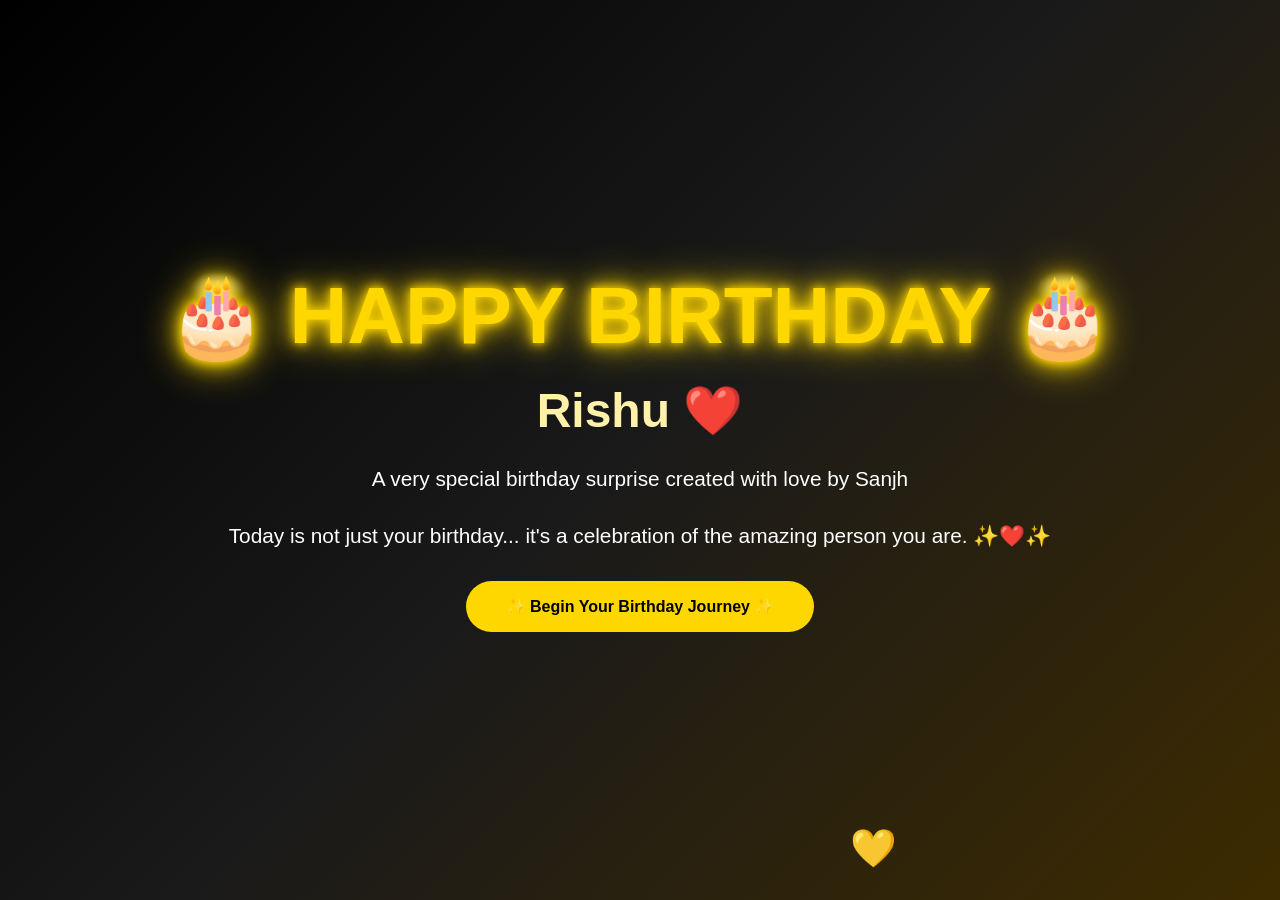
<file: index.html>
<!DOCTYPE html>
<html>
<head>
<title>Happy Birthday Rishu ❤️</title>
<link rel="stylesheet" href="style.css">
</head>

<body>

<div class="container">

<h1>🎂 HAPPY BIRTHDAY 🎂</h1>

<h2>Rishu ❤️</h2>

<p>
A very special birthday surprise created with love by Sanjh
</p>

<br>

<p>
Today is not just your birthday...
it's a celebration of the amazing person you are.
✨❤️✨
</p>

<a href="gallery.html" class="btn">
✨ Begin Your Birthday Journey ✨
</a>

</div>
<script src="script.js"></script>
</body>
</html>
</file>
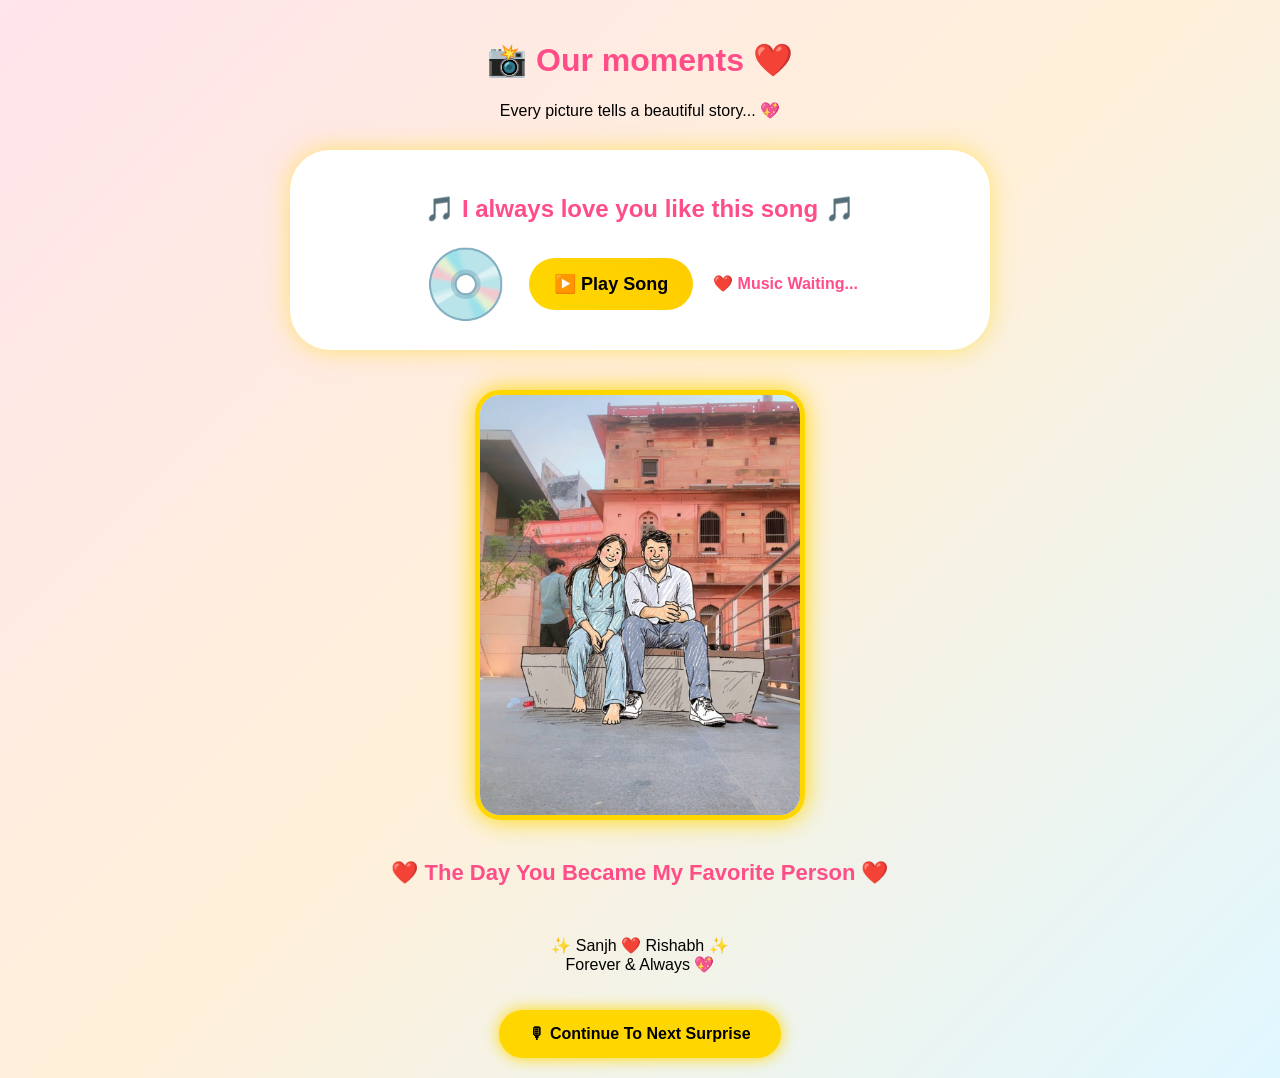
<file: gallery.html>
<!DOCTYPE html>
<html>
<head>
<title>📸 First trip Banaras ❤️</title>

<style>

body{
text-align:center;
background:linear-gradient(
135deg,
#ffe5ec,
#fff0d9,
#e0f7ff
);
font-family:Arial,sans-serif;
padding:20px;
margin:0;
}

h1{
color:#ff4d88;
}

.music-card{
width:90%;
max-width:650px;
margin:30px auto;
padding:25px;
background:white;
border-radius:40px;
box-shadow:0 0 25px rgba(255,215,0,.5);
}

.music-card h2{
color:#ff4d88;
}

.player{
display:flex;
justify-content:center;
align-items:center;
gap:20px;
flex-wrap:wrap;
}

.vinyl{
font-size:70px;
animation:spin 4s linear infinite;
animation-play-state:paused;
}

.vinyl.playing{
animation-play-state:running;
}

@keyframes spin{
from{transform:rotate(0deg);}
to{transform:rotate(360deg);}
}

.music-btn{
background:linear-gradient(45deg,gold,#ffcc00);
border:none;
padding:15px 25px;
border-radius:40px;
font-size:18px;
font-weight:bold;
cursor:pointer;
}

#musicStatus{
color:#ff4d88;
font-weight:bold;
}

.slideshow{
display:flex;
justify-content:center;
align-items:center;
margin:30px auto;
min-height:450px;
}

.slide{
display:none;
width:320px;
height:420px;
object-fit:cover;
border-radius:25px;
border:5px solid gold;
box-shadow:0 0 25px gold;
}

.caption{
margin-top:20px;
font-size:22px;
font-weight:bold;
color:#ff4d88;
min-height:60px;
}

.btn{
display:inline-block;
padding:15px 30px;
background:gold;
color:black;
text-decoration:none;
border-radius:30px;
font-weight:bold;
box-shadow:0 0 15px gold;
margin-top:20px;
}

@media(max-width:600px){

.slide{
width:260px;
height:340px;
}

.music-card{
width:95%;
}

}

</style>
</head>

<body>

<h1>📸 Our moments ❤️</h1>

<p>Every picture tells a beautiful story... 💖</p>

<div class="music-card">

<h2>🎵 I always love you like this song 🎵</h2>

<div class="player">

<div class="vinyl">💿</div>

<button class="music-btn" onclick="toggleMusic()">
▶️ Play Song
</button>

<p id="musicStatus">
❤️ Music Waiting...
</p>

</div>

<audio id="bgMusic">
<source src="song.ogg" type="audio/ogg">
</audio>

</div>

<div class="slideshow">

<img class="slide" src="photo1.jpg">
<img class="slide" src="photo3.jpg">
<img class="slide" src="photo4.jpg">

</div>

<div class="caption" id="caption">
❤️ The Day You Became My Favorite Person ❤️
</div>

<p>
✨ Sanjh ❤️ Rishabh ✨
<br>
Forever & Always 💖
</p>

<a href="voice.html" class="btn">
🎙 Continue To Next Surprise
</a>

<script>

let music = document.getElementById("bgMusic");
let vinyl = document.querySelector(".vinyl");

function toggleMusic(){

if(music.paused){

music.play();
vinyl.classList.add("playing");

document.querySelector(".music-btn").innerHTML =
"⏸ Pause Song";

document.getElementById("musicStatus").innerHTML =
"💖 Playing Love Song...";

}else{

music.pause();
vinyl.classList.remove("playing");

document.querySelector(".music-btn").innerHTML =
"▶️ Play Song";

document.getElementById("musicStatus").innerHTML =
"❤️ Music Paused";

}

}

let slides = document.querySelectorAll(".slide");

let captions = [

"❤️ The Day You Became My Favorite Person ❤️",
"🥰 Every Moment With You Is Special",
"💖 My Heart Smiles Because Of You",
"✨ Forever Starts With You ❤️"

];

let current = 0;

function showSlides(){

slides.forEach(slide=>{
slide.style.display="none";
});

slides[current].style.display="block";

document.getElementById("caption").innerHTML =
captions[current];

current++;

if(current >= slides.length){
current = 0;
}

}

showSlides();

setInterval(showSlides,4000);

</script>

</body>
</html>
</file>
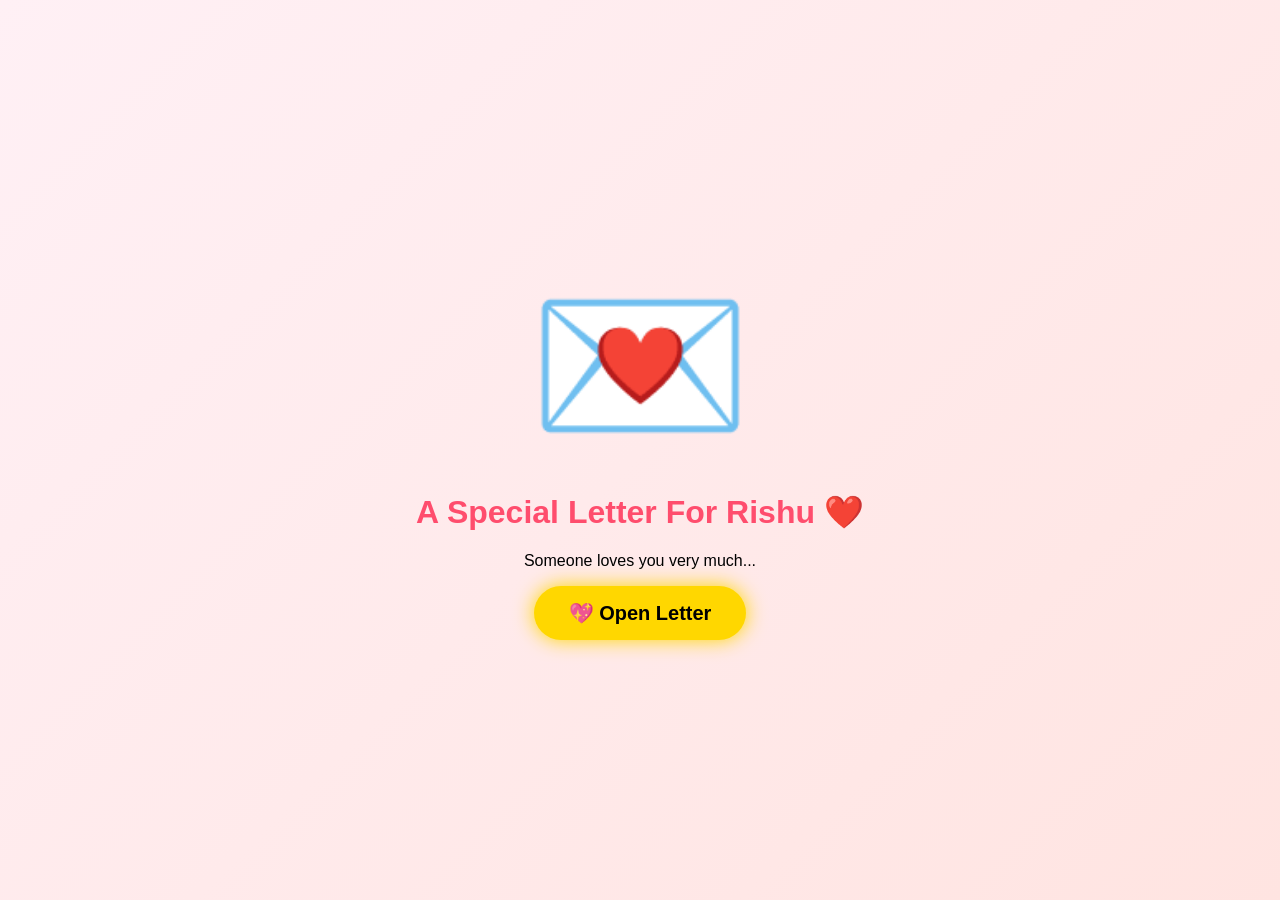
<file: letters.html>
<!DOCTYPE html>
<html>
<head>
<title>💌 Love Letter</title>

<style>

body{
margin:0;
padding:0;
font-family:Arial,sans-serif;
background:linear-gradient(135deg,#fff0f5,#ffe4e1);
display:flex;
justify-content:center;
align-items:center;
height:100vh;
text-align:center;
overflow:hidden;
}

.container{
width:90%;
max-width:700px;
}

.envelope{
font-size:180px;
cursor:pointer;
transition:0.5s;
animation:float 2s infinite ease-in-out;
}

.envelope:hover{
transform:scale(1.1);
}

@keyframes float{
0%{transform:translateY(0);}
50%{transform:translateY(-15px);}
100%{transform:translateY(0);}
}

.open-btn{
background:gold;
border:none;
padding:15px 35px;
font-size:20px;
border-radius:30px;
cursor:pointer;
font-weight:bold;
box-shadow:0 0 20px gold;
}

.letter{
display:none;
background:white;
padding:30px;
border-radius:25px;
box-shadow:0 0 30px pink;
animation:fadeIn 1s;
max-height:80vh;
overflow:auto;
}

@keyframes fadeIn{
from{
opacity:0;
transform:scale(.8);
}
to{
opacity:1;
transform:scale(1);
}
}

h1{
color:#ff4d6d;
}

.message{
font-size:22px;
line-height:1.8;
white-space:pre-line;
}

</style>
</head>

<body>

<div class="container">

<div id="cover">

<div class="envelope">💌</div>

<h1>A Special Letter For Rishu ❤️</h1>

<p>
Someone loves you very much...
</p>

<button class="open-btn" onclick="openLetter()">
💖 Open Letter
</button>

</div>

<div class="letter" id="letter">

<h1>💌 My Love Letter 💌</h1>

<div class="message">

My Love ❤️,

No matter where life takes us,

No matter how many birthdays come and go,

There is one thing that will never change...

I will always choose you.

Thank you for being my safe place,
my happiness,
my best friend,
and my favorite person.

You make ordinary moments feel magical.

I hope this birthday brings you as much happiness
as you bring into my life every day.

May all your dreams come true.

May your smile never fade.

May this year be your best year yet.

✨ Happy Birthday Jaan ✨

Forever Yours,

❤️ Sanjh ❤️

</div>

<br><br>

<br><br>

<button
style="
background:gold;
padding:15px 30px;
border:none;
border-radius:30px;
font-size:18px;
font-weight:bold;
cursor:pointer;
box-shadow:0 0 15px gold;
"
onclick="window.location.href='gallery.html';">
📸 Continue Our Love Story
</button>

</div>

</div>

<script>

function openLetter(){

document.getElementById("cover").style.display="none";

document.getElementById("letter").style.display="block";

}

</script>

</body>
</html>
</file>
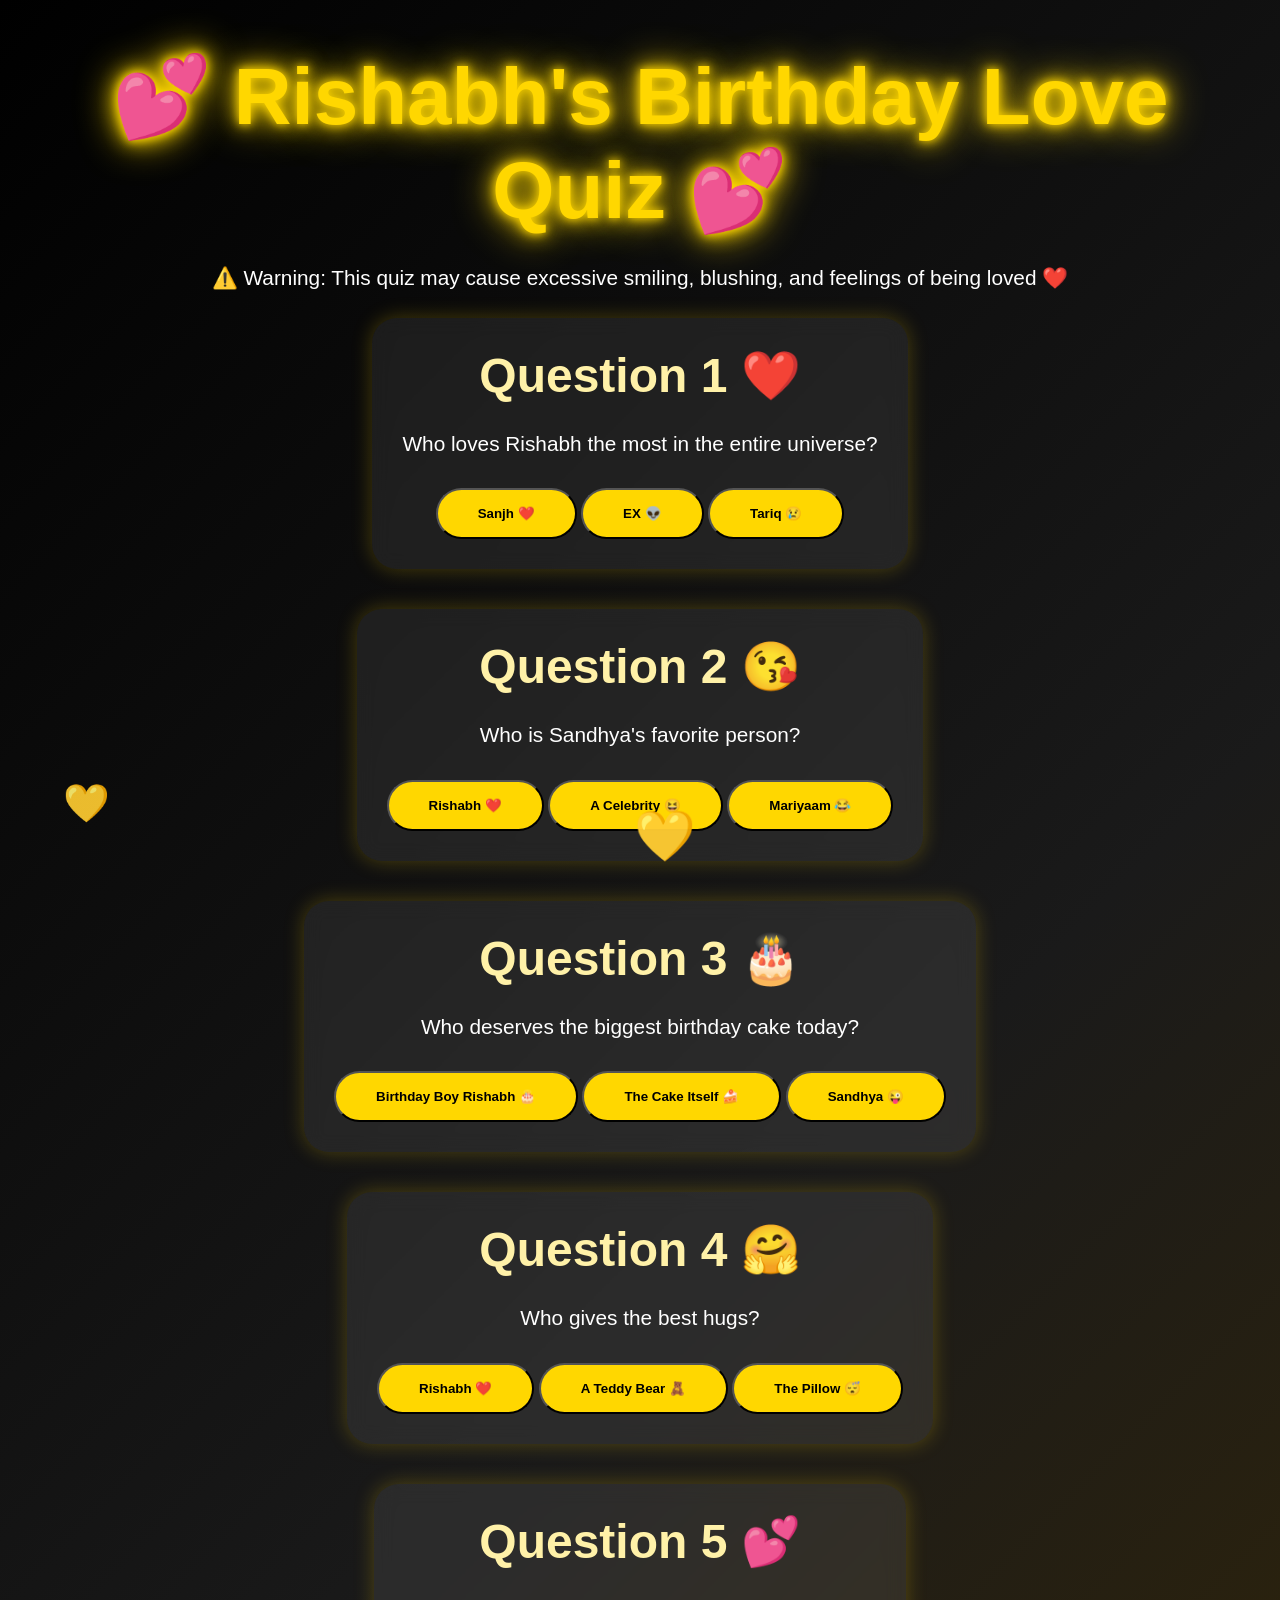
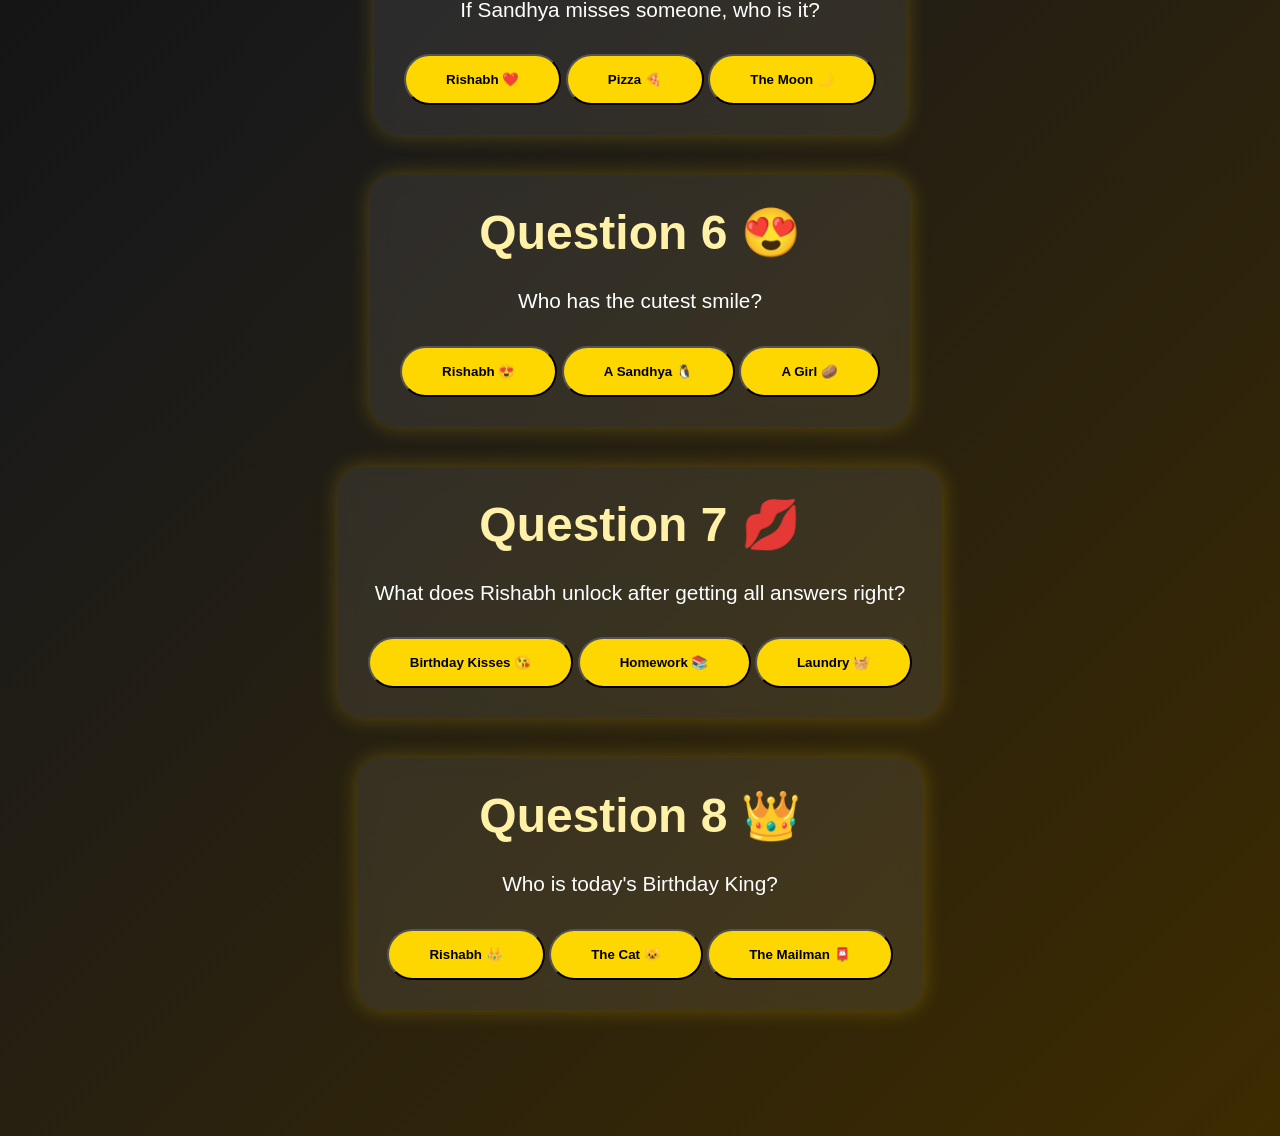
<file: quiz.html>
<!DOCTYPE html> <html> <head> <title>💕 Rishu's Birthday Love Quiz 💕</title> <link rel="stylesheet" href="style.css"> </head> <body> <div class="container"> <h1>💕 Rishabh's Birthday Love Quiz 💕</h1> <p> ⚠️ Warning: This quiz may cause excessive smiling, blushing, and feelings of being loved ❤️ </p> <div class="card"> <h2>Question 1 ❤️</h2> <p>Who loves Rishabh the most in the entire universe?</p> <button class="btn" onclick="correct(this)">Sanjh ❤️</button> <button class="btn" onclick="wrong()">EX 👽</button> <button class="btn" onclick="wrong()">Tariq 😢</button> </div> <div class="card"> <h2>Question 2 😘</h2> <p>Who is Sandhya's favorite person?</p> <button class="btn" onclick="correct(this)">Rishabh ❤️</button> <button class="btn" onclick="wrong()">A Celebrity 😆</button> <button class="btn" onclick="wrong()">Mariyaam  😂</button> </div> <div class="card"> <h2>Question 3 🎂</h2> <p>Who deserves the biggest birthday cake today?</p> <button class="btn" onclick="correct(this)">Birthday Boy Rishabh 🎂</button> <button class="btn" onclick="wrong()">The Cake Itself 🍰</button> <button class="btn" onclick="wrong()">Sandhya 😜</button> </div> <div class="card"> <h2>Question 4 🤗</h2> <p>Who gives the best hugs?</p> <button class="btn" onclick="correct(this)">Rishabh ❤️</button> <button class="btn" onclick="wrong()">A Teddy Bear 🧸</button> <button class="btn" onclick="wrong()">The Pillow 😴</button> </div> <div class="card"> <h2>Question 5 💕</h2> <p>If Sandhya misses someone, who is it?</p> <button class="btn" onclick="correct(this)">Rishabh ❤️</button> <button class="btn" onclick="wrong()">Pizza 🍕</button> <button class="btn" onclick="wrong()">The Moon 🌙</button> </div> <div class="card"> <h2>Question 6 😍</h2> <p>Who has the cutest smile?</p> <button class="btn" onclick="correct(this)">Rishabh 😍</button> <button class="btn" onclick="wrong()">A Sandhya 🐧</button> <button class="btn" onclick="wrong()">A Girl 🥔</button> </div> <div class="card"> <h2>Question 7 💋</h2> <p>What does Rishabh unlock after getting all answers right?</p> <button class="btn" onclick="correct(this)">Birthday Kisses 😘</button> <button class="btn" onclick="wrong()">Homework 📚</button> <button class="btn" onclick="wrong()">Laundry 🧺</button> </div> <div class="card"> <h2>Question 8 👑</h2> <p>Who is today's Birthday King?</p> <button class="btn" onclick="correct(this)">Rishabh 👑</button> <button class="btn" onclick="wrong()">The Cat 🐱</button> <button class="btn" onclick="wrong()">The Mailman 📮</button> </div> <h2 id="result"></h2> <button id="rewardBtn" class="btn" style="display:none;" onclick="showReward()"> 🎁 Claim Your Reward </button> <div id="reward"></div> <br><br> <a href="surprise.html" class="btn" id="finalBtn" style="display:none;"> 🎉 Continue To Final Surprise </a> </div> <script> let score = 0; function correct(btn){ if(btn.disabled) return; btn.disabled = true; score++; document.getElementById("result").innerHTML = "❤️ Correct! Score: " + score + "/8"; if(score >= 8){ document.getElementById("rewardBtn").style.display = "inline-block"; document.getElementById("result").innerHTML = "🎉 Perfect Score! Birthday Boy Wins! 🎉"; } } function wrong(){ const messages = [ "😜 Nope! Try again Birthday Boy!", "😂 Sanjh disagrees!", "🙈 Wrong answer!", "💕 Think with your heart!", "😘 Almost! Try again!" ]; let random = messages[Math.floor(Math.random()*messages.length)]; document.getElementById("result").innerHTML = random; } function showReward(){ document.getElementById("reward").innerHTML = "<h1>😘 💋 😘 💋 😘 💋 😘</h1>" + "<h2>Congratulations Rishabh ❤️</h2>" + "<p>🎉 You unlocked:</p>" + "<p>🤗 Unlimited Hugs</p>" + "<p>💋 Birthday Kisses</p>" + "<p>❤️ Sanjh's Heart Forever</p>" + "<p>🎂 Happy Birthday My Love ❤️</p>"; document.getElementById("finalBtn").style.display = "inline-block"; } </script> <script src='script.js'></script> </body> </html>
</file>
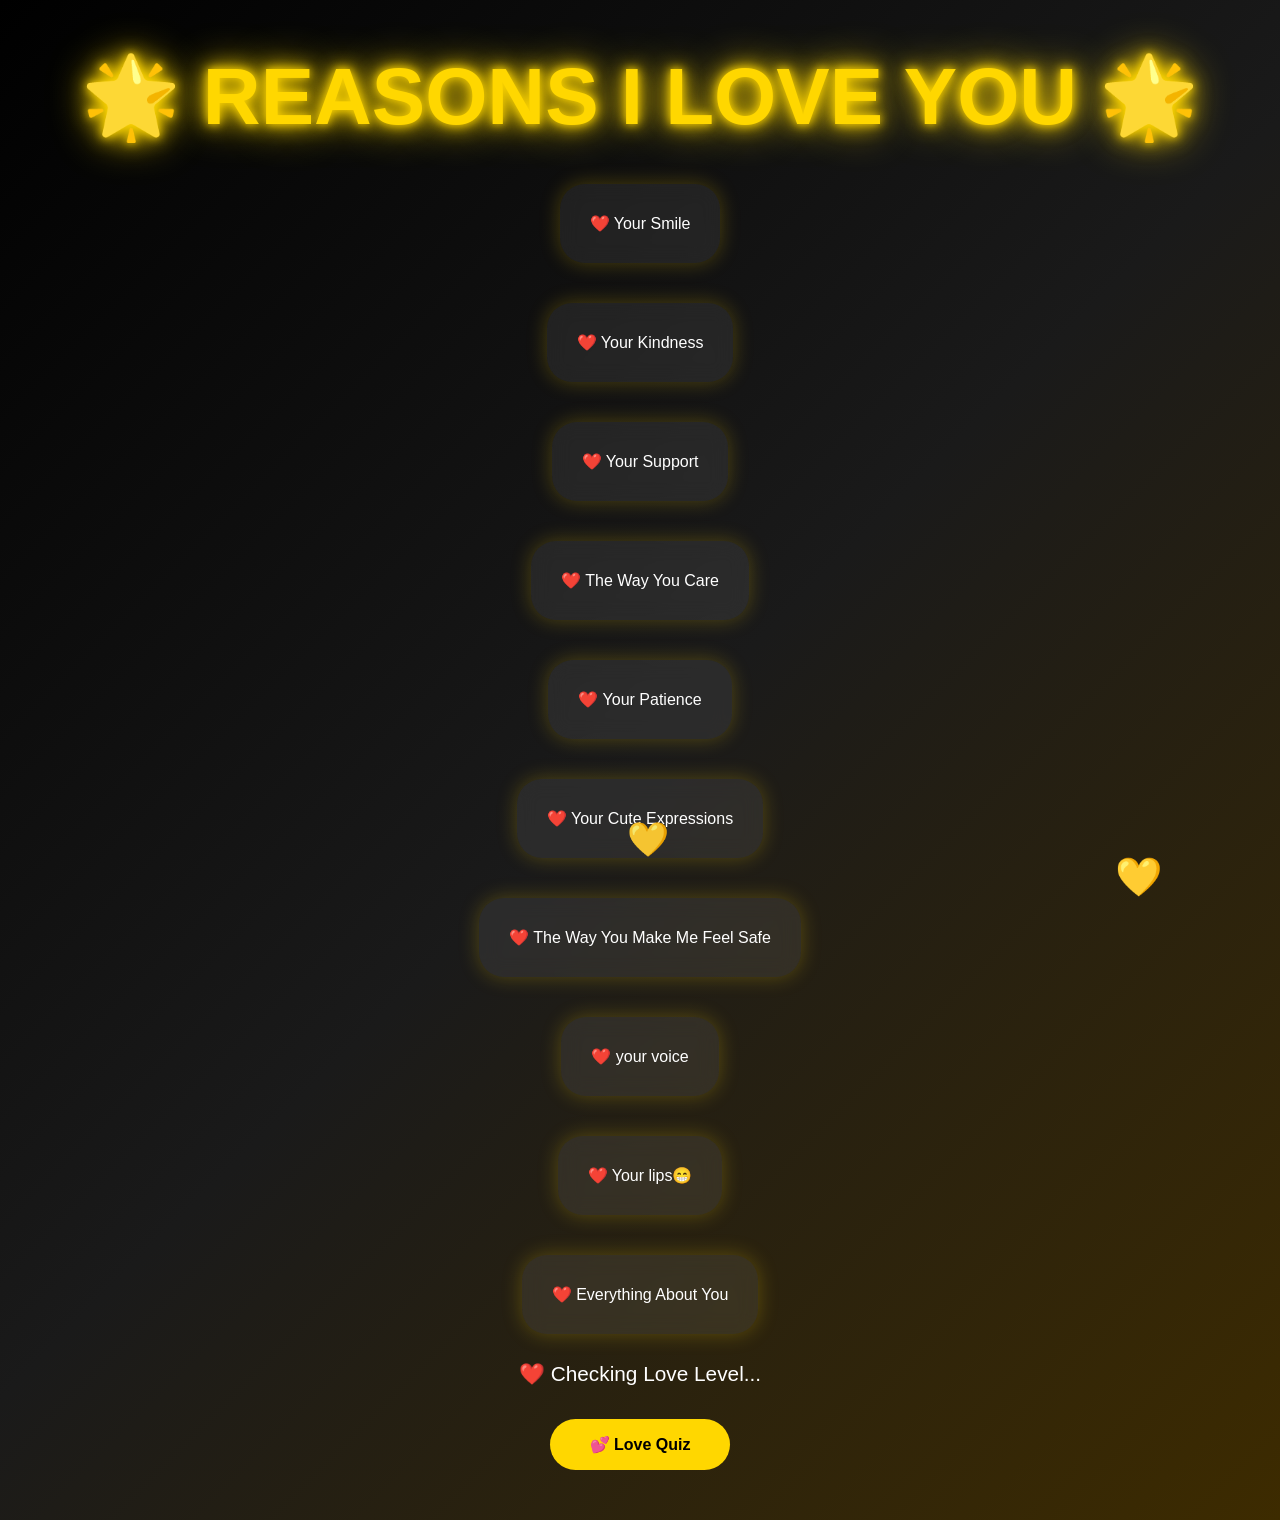
<file: reasons.html>
<!DOCTYPE html>
<html>
<head>
<title>Reasons I Love You ❤️</title>
<link rel="stylesheet" href="style.css">
</head>

<body>

<div class="container">

<h1>🌟 REASONS I LOVE YOU 🌟</h1>

<div class="card">
❤️ Your Smile
</div>

<div class="card">
❤️ Your Kindness
</div>

<div class="card">
❤️ Your Support
</div>

<div class="card">
❤️ The Way You Care
</div>

<div class="card">
❤️ Your Patience
</div>

<div class="card">
❤️ Your Cute Expressions
</div>

<div class="card">
❤️ The Way You Make Me Feel Safe
</div>
  
<div class="card">
❤️ your voice
</div>

<div class="card">
❤️ Your lips😁
</div>
  
<div class="card">
❤️ Everything About You
</div>
<p id="loveText">
❤️ Checking Love Level...
</p>

<script>
setTimeout(()=>{
document.getElementById("loveText").innerHTML=
"💖 Result: Infinite Love Between Sanjh & Rishu 💖";
},3000);
</script>
<a href="quiz.html" class="btn">
💕 Love Quiz
</a>

</div>
<script src="script.js"></script>
</body>
</html>
</file>
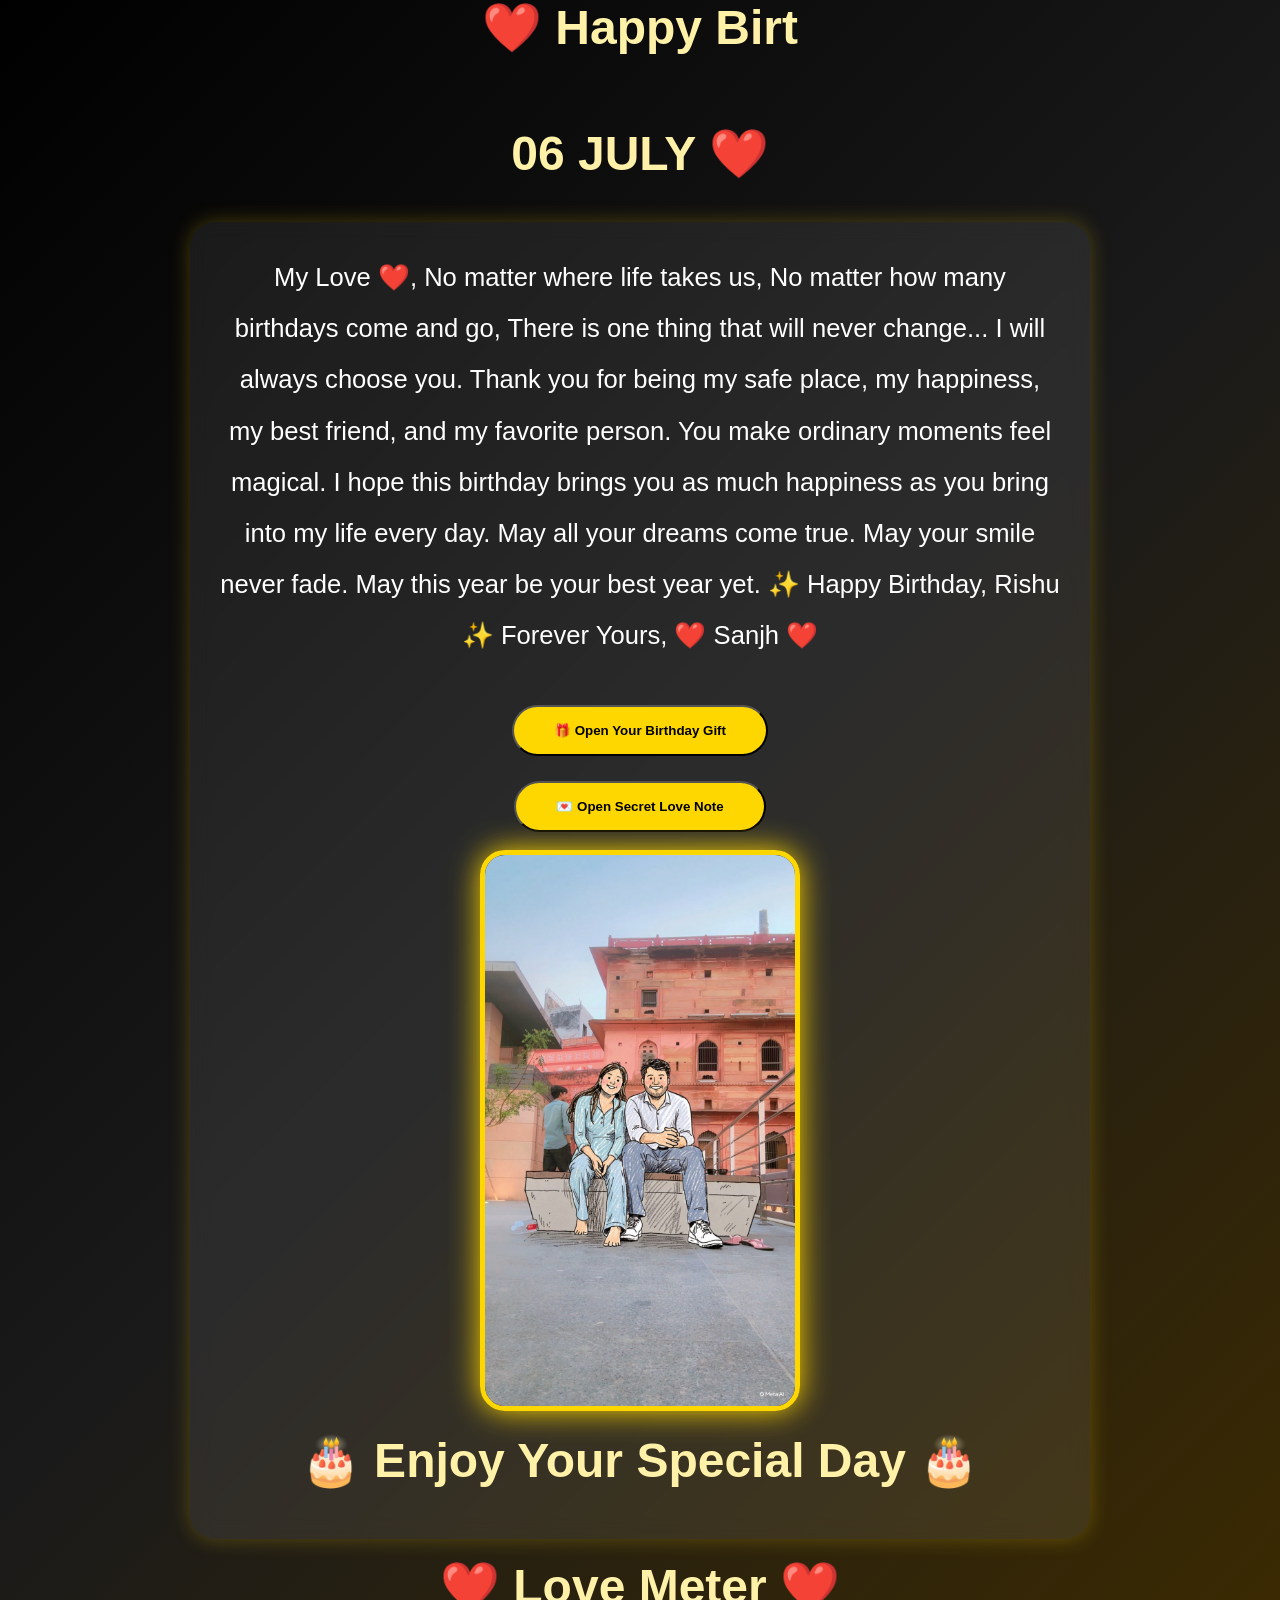
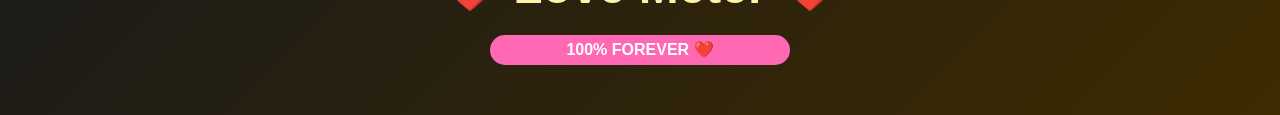
<file: surprise.html>
<!DOCTYPE html>
<html>

<head>
<title>Final Surprise ❤️</title>
<link rel="stylesheet" href="style.css">
</head>

<body>

<h2 id="typing"></h2>

<div class="container">

<!-- Your content starts here -->

<h2>06 JULY ❤️</h2>


<div class="card">

<p class="final-message">

My Love ❤️,

No matter where life takes us,

No matter how many birthdays come and go,

There is one thing that will never change...

I will always choose you.

Thank you for being my safe place,
my happiness,
my best friend,
and my favorite person.

You make ordinary moments feel magical.

I hope this birthday brings you as much happiness
as you bring into my life every day.

May all your dreams come true.

May your smile never fade.

May this year be your best year yet.

✨ Happy Birthday, Rishu ✨

Forever Yours,

❤️ Sanjh ❤️

</p>

<br>

<button class="btn" onclick="showCake(); this.style.display='none';">
🎁 Open Your Birthday Gift
</button>
<br>

<button class="btn" onclick="showLoveNote()">
💌 Open Secret Love Note
</button>

<p id="loveNote"></p>
  
<div id="cake" style="display:none;">

<h1 style="font-size:120px;">
🎂🎉🎂
</h1>

<h2 id="countdown"></h2>
<h2>
💖 Surprise! 💖
</h2>

<h2>
Happy Birthday My Love ❤️
</h2>

<p>
May your smile always shine brighter than the candles on this cake! 🎉
</p>

<p>
🎁 You Unlocked:
<br><br>
💋 Unlimited Birthday Kisses
<br>
🤗 Unlimited Hugs
<br>
❤️ Sanjh's Heart Forever
<br>
🎂 A Lifetime of Love & Happiness
</p>

<button class="btn" onclick="showSecret()">
💌 One Last Secret
</button>

<div id="secret" style="display:none; margin-top:20px;">
<h3>❤️ A Secret Message For Rishabh ❤️</h3>

<p>
I Love You Forever ❤️<br>
You are so special to me.<br>
Thank you for always being there for me.<br>
No matter what happens, you'll always have a special place in my heart. 💖<br><br>

Love You 3000 ❤️
</p>

</div>

</div>

<br>

<img src="photo1.jpg"
style="
width:320px;
border-radius:25px;
border:5px solid gold;
box-shadow:0 0 30px gold;
">

<br><br>

<h2>🎂 Enjoy Your Special Day 🎂</h2>

</div>

<script>

function showCake(){

document.getElementById("cake").style.display="block";

birthdayCountdown();

}

function showSecret(){

document.getElementById("secret").style.display="block";

}

function showLoveNote(){

let notes = [

"❤️ You are my favorite notification.",
"🥰 Every day with you is special.",
"💖 Thank you for being my happiness.",
"😘 My heart smiles because of you.",
"🌎 Out of everyone, I choose you.",
"❤️ Rishu, you make my world brighter.",
"💋 Sending you unlimited birthday kisses."

];

let random =
notes[Math.floor(Math.random()*notes.length)];

document.getElementById("loveNote").innerHTML =
random;

}

let count = 5;

function birthdayCountdown(){

let timer = setInterval(function(){

document.getElementById("countdown").innerHTML =
"🎉 Surprise Unlocking In " + count;

count--;

if(count < 0){

clearInterval(timer);

document.getElementById("countdown").innerHTML =
"💖 Love Unlocked Forever 💖";

}

},1000);

}

let text = "❤️ Happy Birthday My Love ❤️";
let i = 0;

function typeWriter(){

if(i < text.length){

document.getElementById("typing").innerHTML +=
text.charAt(i);

i++;

setTimeout(typeWriter,100);

}

}

typeWriter();

</script>
<h2>❤️ Love Meter ❤️</h2>

<div style="
width:300px;
height:30px;
background:#ddd;
margin:auto;
border-radius:20px;
overflow:hidden;
">

<div style="
width:100%;
height:100%;
background:hotpink;
color:white;
font-weight:bold;
line-height:30px;
">
100% FOREVER ❤️
</div>

</div>
</body>
</html>
</file>
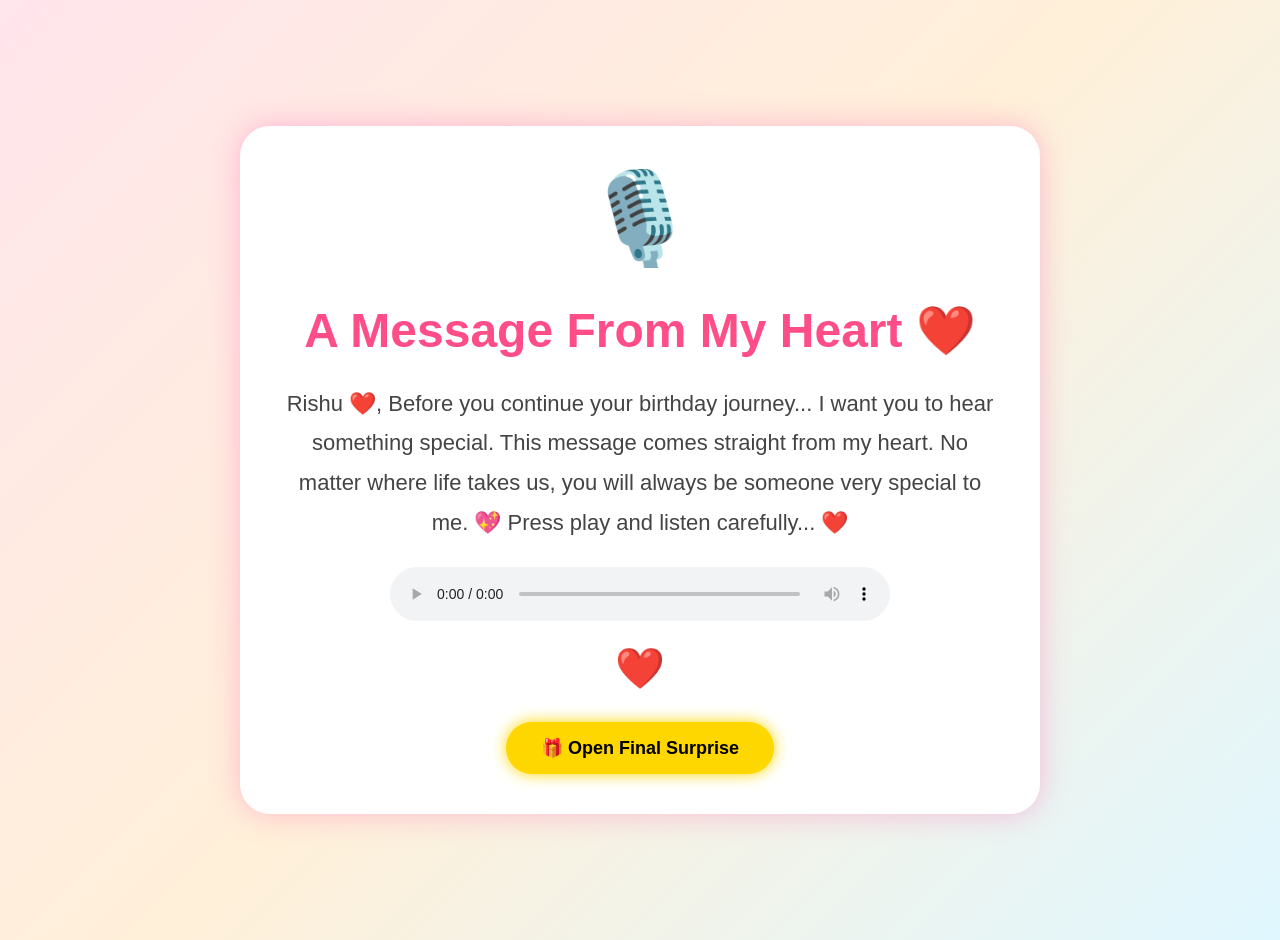
<file: voice.html>
<!DOCTYPE html>
<html>
<head>
<title>🎙️ A Message From Sanjh ❤️</title>

<style>

body{
margin:0;
font-family:Arial,sans-serif;
background:linear-gradient(135deg,#ffe5ec,#fff0d9,#e0f7ff);
display:flex;
justify-content:center;
align-items:center;
min-height:100vh;
text-align:center;
padding:20px;
}

.container{
max-width:800px;
}

.card{
background:white;
padding:40px;
border-radius:30px;
box-shadow:0 0 30px rgba(255,105,180,.4);
}

h1{
color:#ff4d88;
font-size:3rem;
margin-bottom:20px;
animation:pulse 2s infinite;
}

@keyframes pulse{
0%{transform:scale(1);}
50%{transform:scale(1.05);}
100%{transform:scale(1);}
}

.mic{
font-size:90px;
animation:float 2s infinite ease-in-out;
}

@keyframes float{
0%{transform:translateY(0);}
50%{transform:translateY(-15px);}
100%{transform:translateY(0);}
}

.message{
font-size:22px;
line-height:1.8;
color:#444;
margin:25px 0;
}

audio{
width:100%;
max-width:500px;
}

.btn{
display:inline-block;
margin-top:30px;
padding:15px 35px;
background:gold;
color:black;
text-decoration:none;
border-radius:40px;
font-weight:bold;
font-size:18px;
box-shadow:0 0 15px gold;
transition:.3s;
}

.btn:hover{
transform:scale(1.05);
}

.heart{
font-size:40px;
margin-top:20px;
animation:heartbeat 1s infinite;
}

@keyframes heartbeat{
0%{transform:scale(1);}
25%{transform:scale(1.2);}
50%{transform:scale(1);}
75%{transform:scale(1.2);}
100%{transform:scale(1);}
}

</style>
</head>

<body>

<div class="container">

<div class="card">

<div class="mic">🎙️</div>

<h1>A Message From My Heart ❤️</h1>

<p class="message">

Rishu ❤️,

Before you continue your birthday journey...

I want you to hear something special.

This message comes straight from my heart.

No matter where life takes us,
you will always be someone very special to me. 💖

Press play and listen carefully... ❤️

</p>

<audio controls>
<source src="voice.mp3" type="audio/mpeg">
Your browser does not support audio.
</audio>

<div class="heart">❤️</div>

<a href="surprise.html" class="btn">
🎁 Open Final Surprise
</a>

</div>

</div>

</body>
</html>
</file>
<file: style.css>
*{
margin:0;
padding:0;
box-sizing:border-box;
font-family:'Segoe UI',sans-serif;
}

body{
background:linear-gradient(135deg,#000,#1a1a1a,#3d2b00);
color:white;
overflow-x:hidden;
text-align:center;
}

.container{
min-height:100vh;
padding:50px 20px;
display:flex;
flex-direction:column;
justify-content:center;
align-items:center;
}

h1{
font-size:5rem;
font-weight:900;
color:#FFD700;
text-shadow:
0 0 10px #FFD700,
0 0 20px #FFD700,
0 0 40px #FFD700;
margin-bottom:20px;
}

h2{
font-size:3rem;
color:#fff1a8;
margin-bottom:20px;
}

p{
max-width:900px;
font-size:1.3rem;
line-height:1.9;
}

.btn{
display:inline-block;
padding:16px 40px;
background:#FFD700;
color:black;
font-weight:700;
text-decoration:none;
border-radius:50px;
margin-top:25px;
transition:.4s;
}

.btn:hover{
transform:scale(1.08);
box-shadow:0 0 25px #FFD700;
}

.gallery{
display:grid;
grid-template-columns:repeat(auto-fit,minmax(280px,1fr));
gap:20px;
width:100%;
max-width:1200px;
}

.gallery img{
width:100%;
height:420px;
object-fit:cover;
border-radius:25px;
border:4px solid gold;
box-shadow:0 0 25px rgba(255,215,0,.5);
transition:.5s;
}

.gallery img:hover{
transform:scale(1.05);
}

.card{
background:rgba(255,255,255,.08);
backdrop-filter:blur(10px);
padding:30px;
border-radius:25px;
max-width:900px;
margin:20px;
box-shadow:0 0 20px rgba(255,215,0,.25);
}

audio{
width:80%;
max-width:500px;
margin-top:20px;
}

.final-message{
font-size:1.6rem;
line-height:2;
max-width:900px;
}

@keyframes glow{
from{
text-shadow:0 0 10px gold;
}
to{
text-shadow:0 0 30px gold;
}
}

h1{
animation:glow 2s infinite alternate;
}
</file>
